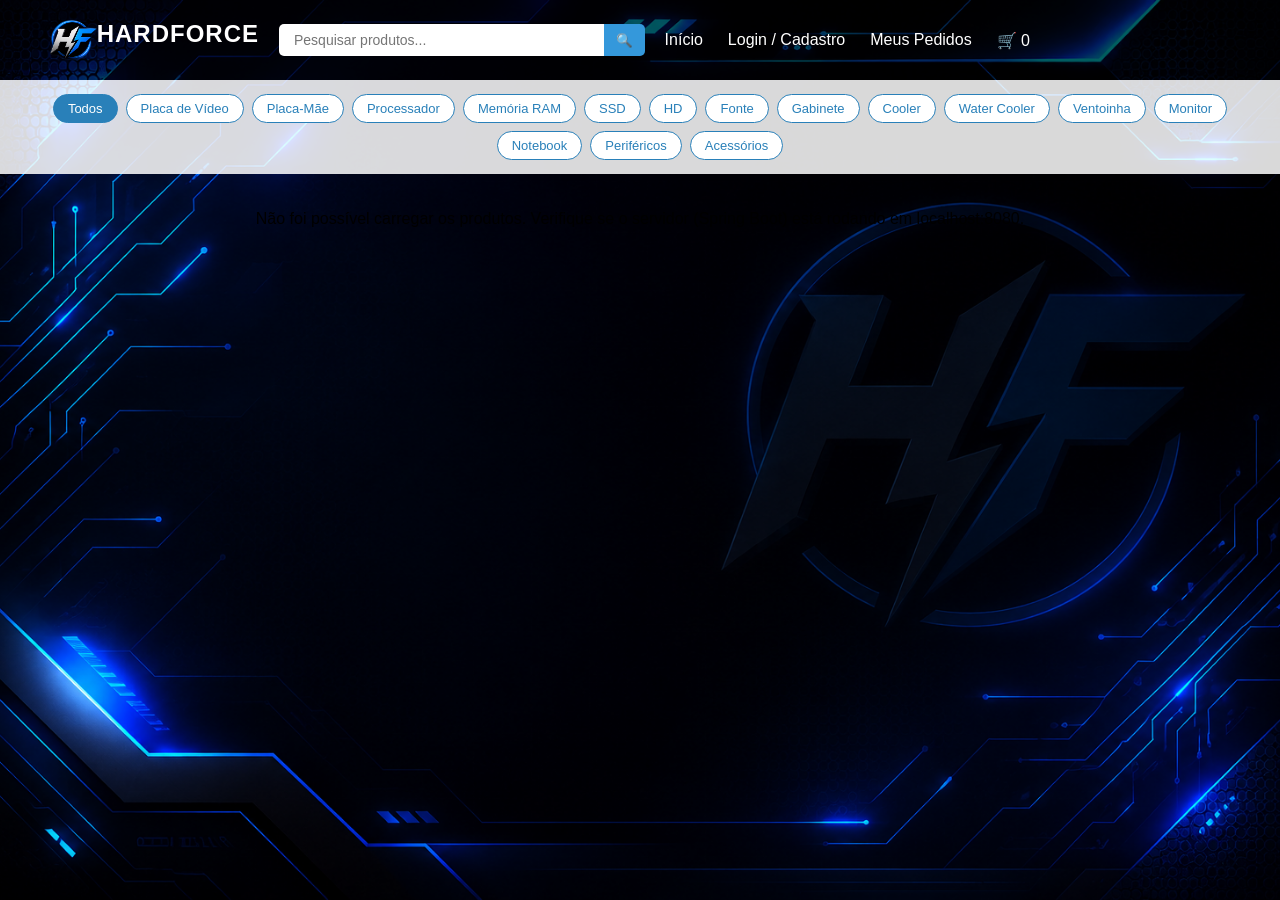
<file: Hardwareshop/Main/frontend/index.html>
<!DOCTYPE html>
<html lang="pt-br">

<head>
    <meta charset="UTF-8">
    <meta name="viewport" content="width=device-width, initial-scale=1.0">
    <title>Loja</title>
    <link rel="stylesheet" href="style.css">
</head>

<body>

<header>
    <nav class="navbar">
        <img src="imagens/hardforce.png" alt="Logo" class="logo">
        <div class="logo">HARDFORCE</div>
        <div class="search-box">
            <input type="text" id="input-busca" placeholder="Pesquisar produtos..."
                   onkeydown="if(event.key === 'Enter'){ event.preventDefault(); executarBusca(); }">
            <button type="button" onclick="executarBusca()">🔍</button>
        </div>
        <ul class="nav-links">
            <li><a href="index.html">Início</a></li>
            <li id="nav-auth"><a href="login.html">Login / Cadastro</a></li>
            <li><a href="pedidos.html">Meus Pedidos</a></li>
            <li>
                <a href="#" class="carrinho-icone" onclick="abrirCarrinho(); return false;">
                    🛒 <span id="contador-carrinho">0</span>
                </a>
            </li>
        </ul>
    </nav>
</header>

<div class="filtros-categoria" id="filtros-categoria"></div>

<div class="vitrine" id="vitrine">
    <p>Carregando produtos...</p>
</div>

<!-- ===================== MODAL: CARRINHO ===================== -->
<div class="modal-overlay hidden" id="carrinho-modal">
    <div class="modal-caixa">
        <div class="modal-cabecalho">
            <h2>Meu Carrinho</h2>
            <button class="btn-fechar" onclick="fecharCarrinho()">✕</button>
        </div>

        <div id="carrinho-corpo" class="carrinho-corpo">
            <p>Seu carrinho está vazio.</p>
        </div>

        <div class="cupom-area">
            <input type="text" id="input-cupom" placeholder="Código do cupom">
            <button onclick="aplicarCupom()">Aplicar</button>
        </div>

        <div id="carrinho-resumo" class="carrinho-resumo"></div>

        <button class="btn-acessar" id="btn-finalizar" onclick="abrirPagamento()">Finalizar Pedido</button>
    </div>
</div>

<!-- ===================== MODAL: PAGAMENTO ===================== -->
<div class="modal-overlay hidden" id="pagamento-modal">
    <div class="modal-caixa">
        <div class="modal-cabecalho">
            <h2>Pagamento</h2>
            <button class="btn-fechar" onclick="fecharPagamento()">✕</button>
        </div>

        <form id="form-pagamento" onsubmit="confirmarPagamento(event)">
            <div class="forma-pagamento-opcoes">
                <label>
                    <input type="radio" name="forma-pagamento" value="CARTAO_CREDITO" checked
                           onchange="alternarCamposPagamento()">
                    Cartão de Crédito
                </label>
                <label>
                    <input type="radio" name="forma-pagamento" value="PIX"
                           onchange="alternarCamposPagamento()">
                    Pix
                </label>
            </div>

            <div id="campos-cartao">
                <div class="input-group">
                    <label for="cartao-numero">Número do cartão (16 dígitos)</label>
                    <input type="text" id="cartao-numero" maxlength="16" placeholder="0000000000000000">
                </div>
                <div class="input-group">
                    <label for="cartao-cvv">CVV (3 dígitos)</label>
                    <input type="text" id="cartao-cvv" maxlength="3" placeholder="000">
                </div>
                <div class="input-group">
                    <label for="cartao-validade">Validade (MM/AA)</label>
                    <input type="text" id="cartao-validade" maxlength="5" placeholder="MM/AA">
                </div>
            </div>

            <button type="submit" class="btn-acessar">Confirmar Pagamento</button>
        </form>
    </div>
</div>

<!-- ===================== MODAL: CONFIRMAÇÃO ===================== -->
<div class="modal-overlay hidden" id="confirmacao-modal">
    <div class="modal-caixa">
        <div class="modal-cabecalho">
            <h2>Pedido Confirmado ✅</h2>
            <button class="btn-fechar" onclick="fecharConfirmacao()">✕</button>
        </div>
        <div id="confirmacao-corpo"></div>
    </div>
</div>

<script src="script.js"></script>

</body>
</html>
</file>
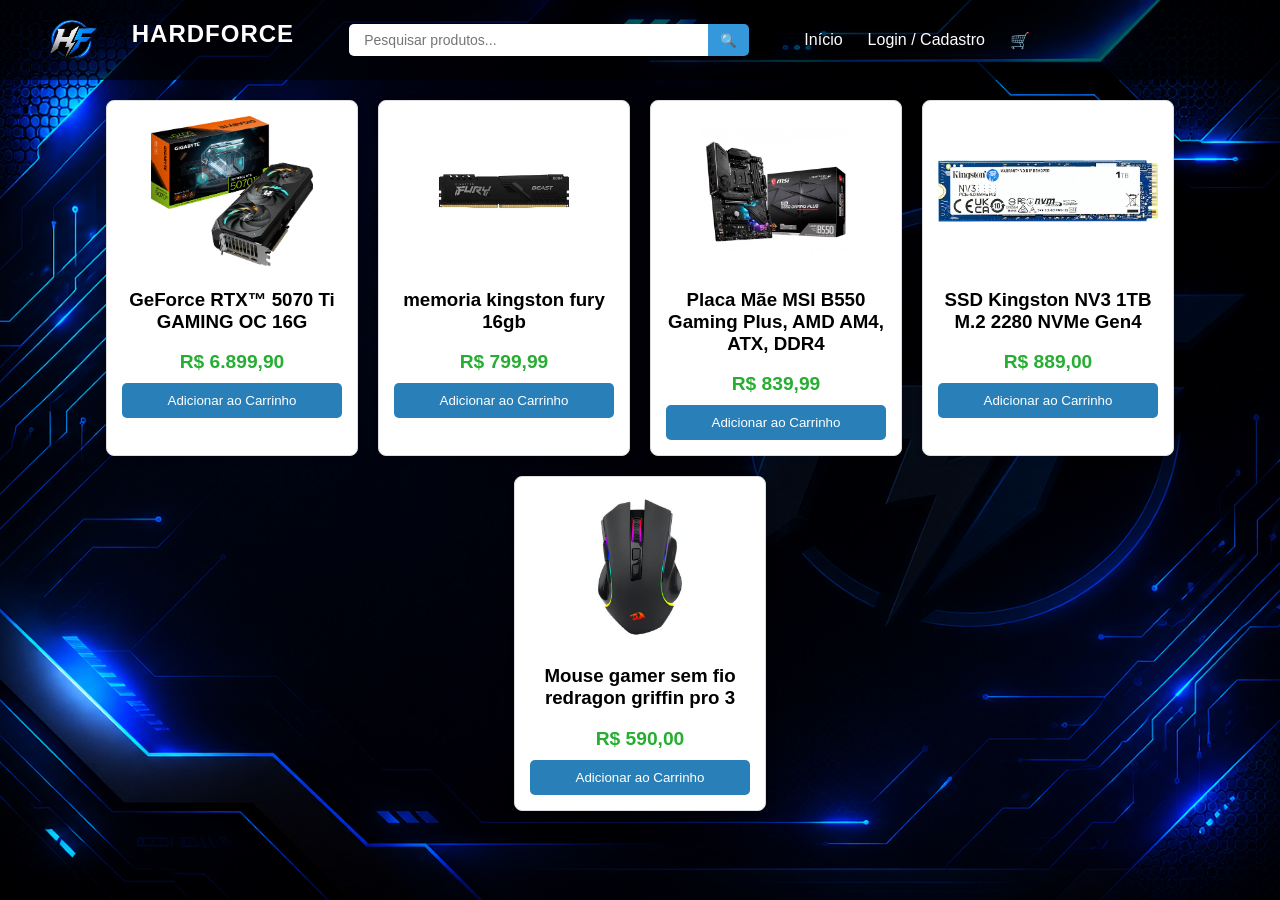
<file: out/production/E-Commerce/Main/frontend/index.html>
<!DOCTYPE html>
<html lang="pt-br">

<head>
    <meta charset="UTF-8">
    <meta name="viewport" content="width=device-width, initial-scale=1.0">
    <title>Loja</title>
    <link rel="stylesheet" href="style.css">
</head>

<body>

<header>
    <nav class="navbar">
        <img src="imagens/hardforce.png" alt="Logo" class="logo">
        <div class="logo">HARDFORCE</div>
        <div class="search-box">
            <input type="text" placeholder="Pesquisar produtos...">
            <button type="submit">🔍</button>
        </div>

        <ul class="nav-links">
            <li><a href="index.html">Início</a></li>
            <li><a href="login.html">Login / Cadastro</a></li>
            <li><a href="#" class="carrinho-icone">🛒</a></li>
        </ul>
    </nav>
</header>

<div class="vitrine">

    <!-- produto 1 -->
    <div class="produto-card">
        <img src="imagens\RTX 5070 TI.png" alt="produto 1">
        <h3>GeForce RTX™ 5070 Ti GAMING OC 16G</h3>
        <p class="preco">R$ 6.899,90</p>
        <button class="btn-comprar">Adicionar ao Carrinho</button>
    </div>

    <!-- produto 2 -->
    <div class="produto-card">
        <img src="imagens\memoria-kingston-fury-beast-16gb.webp" alt="produto 2">
        <h3>memoria kingston fury 16gb</h3>
        <p class="preco">R$ 799,99</p>
        <button class="btn-comprar">Adicionar ao Carrinho</button>
    </div>

    <!-- produto 3 -->
    <div class="produto-card">
        <img src="imagens\placa-mae-msi-b550.webp" alt="produto 3">
        <h3>Placa Mãe MSI B550 Gaming Plus, AMD AM4, ATX, DDR4</h3>
        <p class="preco">R$ 839,99</p>
        <button class="btn-comprar">Adicionar ao Carrinho</button>
    </div>

    <!-- produto 4-->
    <div class="produto-card">
        <img src="imagens\SSD Kingston NV3 1TB.jpg" alt="produto 4">
        <h3>SSD Kingston NV3 1TB M.2 2280 NVMe Gen4</h3>
        <p class="preco">R$ 889,00</p>
        <button class="btn-comprar">Adicionar ao Carrinho</button>
    </div>

    <!-- produto 5-->
    <div class="produto-card">
        <img src="imagens/Mouse gamer sem fio redragon griffin pro 3.png" alt="produto 5">
        <h3>Mouse gamer sem fio redragon griffin pro 3</h3>
        <p class="preco" > R$ 590,00</p>
        <button class="btn-comprar">Adicionar ao Carrinho</button>
    </div>

</div>

</body>

</html>
</file>
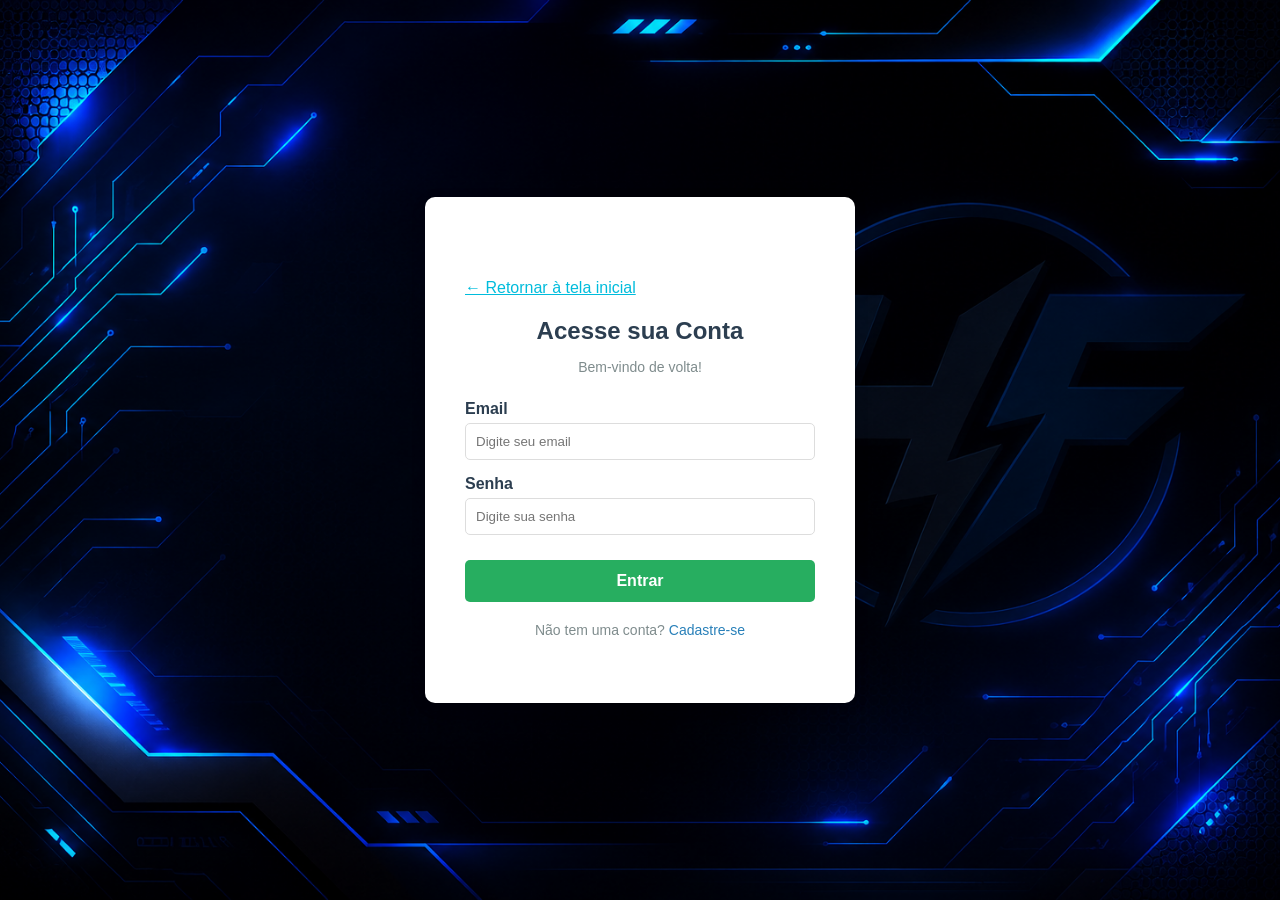
<file: Hardwareshop/Main/frontend/login.html>
<!DOCTYPE html>
<html lang="pt-br">

<head>
    <meta charset="UTF-8">
    <meta name="viewport" content="width=device-width, initial-scale=1.0">
    <title>Acesso - Minha Loja</title>
    <link rel="stylesheet" href="style.css">
    <style>
        .hidden { display: none; }
    </style>
</head>

<body class="body-login">

<div class="login-container">

    <p id="mensagem-erro" class="mensagem-erro"></p>

    <!-- FORMULÁRIO DE LOGIN -->
    <form class="login-form" id="form-login" onsubmit="fazerLogin(event)">
        <a class="botao-retornar" href="index.html">← Retornar à tela inicial</a>
        <h2>Acesse sua Conta</h2>
        <p>Bem-vindo de volta!</p>

        <div class="input-group">
            <label for="login-email">Email</label>
            <input type="email" id="login-email" placeholder="Digite seu email" required>
        </div>

        <div class="input-group">
            <label for="login-senha">Senha</label>
            <input type="password" id="login-senha" placeholder="Digite sua senha" required>
        </div>

        <button type="submit" class="btn-acessar" id="btn-login">Entrar</button>

        <div class="login-footer">
            <p>Não tem uma conta? <a href="#" onclick="toggleForm()">Cadastre-se</a></p>
        </div>
    </form>

    <!-- FORMULÁRIO DE CADASTRO -->
    <form class="login-form hidden" id="form-cadastro" onsubmit="fazerCadastro(event)">
        <h2>Crie sua Conta</h2>
        <p>Preencha os dados abaixo.</p>

        <div class="input-group">
            <label for="cad-nome">Nome Completo</label>
            <input type="text" id="cad-nome" placeholder="Seu nome completo" required>
        </div>

        <div class="input-group">
            <label for="cad-email">Email</label>
            <input type="email" id="cad-email" placeholder="exemplo@email.com" required>
        </div>

        <div class="input-group">
            <label for="cad-senha">Senha</label>
            <input type="password" id="cad-senha" placeholder="Mínimo 6 caracteres" required minlength="6">
        </div>

        <button type="submit" class="btn-acessar" id="btn-cadastro">Cadastrar</button>

        <div class="login-footer">
            <p>Já tem uma conta? <a href="#" onclick="toggleForm()">Faça Login</a></p>
            <a href="index.html">← Voltar para a Loja</a>
        </div>
    </form>

</div>

<script>

    const API = "http://localhost:8080";

    function toggleForm() {
        document.getElementById("form-login").classList.toggle("hidden");
        document.getElementById("form-cadastro").classList.toggle("hidden");
        limparErro();
    }

    function mostrarErro(mensagem) {
        document.getElementById("mensagem-erro").textContent = mensagem;
    }

    function limparErro() {
        document.getElementById("mensagem-erro").textContent = "";
    }

    async function fazerLogin(event) {
        event.preventDefault();
        limparErro();

        const email = document.getElementById("login-email").value;
        const senha = document.getElementById("login-senha").value;
        const botao = document.getElementById("btn-login");

        botao.disabled = true;
        botao.textContent = "Entrando...";

        try {
            const resposta = await fetch(`${API}/usuarios/login`, {
                method: "POST",
                headers: { "Content-Type": "application/json" },
                body: JSON.stringify({ email: email, senha: senha })
            });

            const dados = await resposta.json();

            if (!resposta.ok) {
                mostrarErro(dados.erro || "Não foi possível entrar.");
                return;
            }

            // guarda token + dados do usuário para o restante do site (em memória do navegador)
            localStorage.setItem("hardforce_sessao", JSON.stringify(dados));
            window.location.href = "index.html";
        } catch (erro) {
            mostrarErro("Não foi possível conectar ao servidor. Verifique se o backend está rodando em localhost:8080.");
        } finally {
            botao.disabled = false;
            botao.textContent = "Entrar";
        }
    }

    async function fazerCadastro(event) {
        event.preventDefault();
        limparErro();

        const nome  = document.getElementById("cad-nome").value;
        const email = document.getElementById("cad-email").value;
        const senha = document.getElementById("cad-senha").value;
        const botao = document.getElementById("btn-cadastro");

        botao.disabled = true;
        botao.textContent = "Cadastrando...";

        try {
            const resposta = await fetch(`${API}/usuarios/cadastro`, {
                method: "POST",
                headers: { "Content-Type": "application/json" },
                body: JSON.stringify({ nome: nome, email: email, senha: senha })
            });

            const dados = await resposta.json();

            if (!resposta.ok) {
                mostrarErro(dados.erro || "Não foi possível cadastrar.");
                return;
            }

            toggleForm();
            document.getElementById("login-email").value = email;
            document.getElementById("form-cadastro").reset();
            mostrarErro("Cadastro realizado! Agora faça login com seu e-mail e senha.");
        } catch (erro) {
            mostrarErro("Não foi possível conectar ao servidor. Verifique se o backend está rodando em localhost:8080.");
        } finally {
            botao.disabled = false;
            botao.textContent = "Cadastrar";
        }
    }

</script>

</body>
</html>
</file>
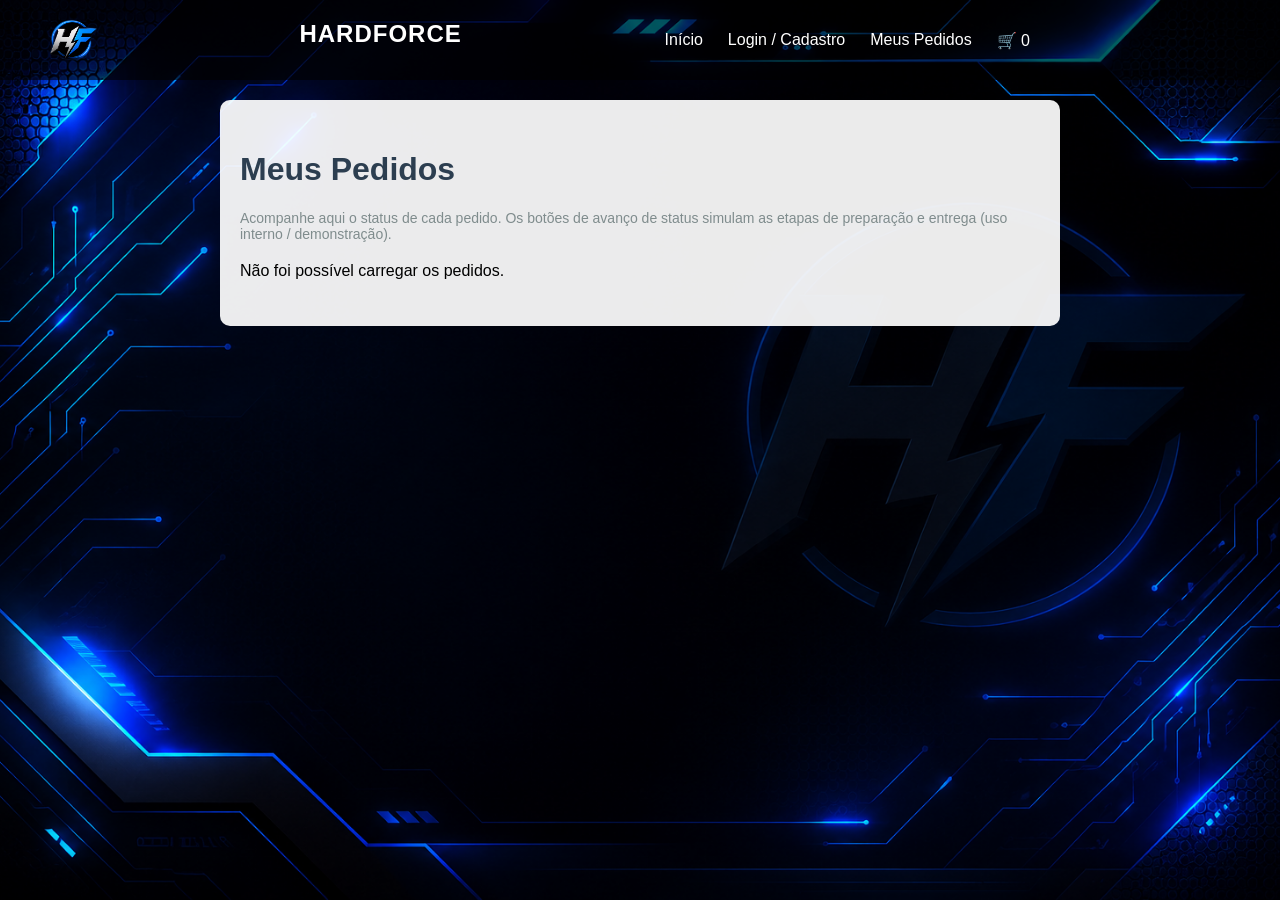
<file: Hardwareshop/Main/frontend/pedidos.html>
<!DOCTYPE html>
<html lang="pt-br">

<head>
    <meta charset="UTF-8">
    <meta name="viewport" content="width=device-width, initial-scale=1.0">
    <title>Meus Pedidos - Loja</title>
    <link rel="stylesheet" href="style.css">
</head>

<body>

<header>
    <nav class="navbar">
        <img src="imagens/hardforce.png" alt="Logo" class="logo">
        <div class="logo">HARDFORCE</div>
        <ul class="nav-links">
            <li><a href="index.html">Início</a></li>
            <li id="nav-auth"><a href="login.html">Login / Cadastro</a></li>
            <li><a href="pedidos.html">Meus Pedidos</a></li>
            <li>
                <a href="#" class="carrinho-icone" onclick="abrirCarrinho(); return false;">
                    🛒 <span id="contador-carrinho">0</span>
                </a>
            </li>
        </ul>
    </nav>
</header>

<div class="pedidos-container">
    <h1>Meus Pedidos</h1>
    <p class="pedidos-aviso">
        Acompanhe aqui o status de cada pedido. Os botões de avanço de status simulam
        as etapas de preparação e entrega (uso interno / demonstração).
    </p>
    <div id="lista-pedidos">
        <p>Carregando pedidos...</p>
    </div>
</div>

<!-- ===================== MODAL: CARRINHO (compartilhado com index.html) ===================== -->
<div class="modal-overlay hidden" id="carrinho-modal">
    <div class="modal-caixa">
        <div class="modal-cabecalho">
            <h2>Meu Carrinho</h2>
            <button class="btn-fechar" onclick="fecharCarrinho()">✕</button>
        </div>

        <div id="carrinho-corpo" class="carrinho-corpo">
            <p>Seu carrinho está vazio.</p>
        </div>

        <div class="cupom-area">
            <input type="text" id="input-cupom" placeholder="Código do cupom">
            <button onclick="aplicarCupom()">Aplicar</button>
        </div>

        <div id="carrinho-resumo" class="carrinho-resumo"></div>

        <button class="btn-acessar" id="btn-finalizar" onclick="abrirPagamento()">Finalizar Pedido</button>
    </div>
</div>

<!-- ===================== MODAL: PAGAMENTO ===================== -->
<div class="modal-overlay hidden" id="pagamento-modal">
    <div class="modal-caixa">
        <div class="modal-cabecalho">
            <h2>Pagamento</h2>
            <button class="btn-fechar" onclick="fecharPagamento()">✕</button>
        </div>

        <form id="form-pagamento" onsubmit="confirmarPagamento(event)">
            <div class="forma-pagamento-opcoes">
                <label>
                    <input type="radio" name="forma-pagamento" value="CARTAO_CREDITO" checked
                           onchange="alternarCamposPagamento()">
                    Cartão de Crédito
                </label>
                <label>
                    <input type="radio" name="forma-pagamento" value="PIX"
                           onchange="alternarCamposPagamento()">
                    Pix
                </label>
            </div>

            <div id="campos-cartao">
                <div class="input-group">
                    <label for="cartao-numero">Número do cartão (16 dígitos)</label>
                    <input type="text" id="cartao-numero" maxlength="16" placeholder="0000000000000000">
                </div>
                <div class="input-group">
                    <label for="cartao-cvv">CVV (3 dígitos)</label>
                    <input type="text" id="cartao-cvv" maxlength="3" placeholder="000">
                </div>
                <div class="input-group">
                    <label for="cartao-validade">Validade (MM/AA)</label>
                    <input type="text" id="cartao-validade" maxlength="5" placeholder="MM/AA">
                </div>
            </div>

            <button type="submit" class="btn-acessar">Confirmar Pagamento</button>
        </form>
    </div>
</div>

<!-- ===================== MODAL: CONFIRMAÇÃO ===================== -->
<div class="modal-overlay hidden" id="confirmacao-modal">
    <div class="modal-caixa">
        <div class="modal-cabecalho">
            <h2>Pedido Confirmado ✅</h2>
            <button class="btn-fechar" onclick="fecharConfirmacao()">✕</button>
        </div>
        <div id="confirmacao-corpo"></div>
    </div>
</div>

<script src="script.js"></script>

</body>
</html>
</file>
<file: Hardwareshop/Main/frontend/style.css>
body {
    background-image: url("imagens/fundo_HF.png");
    background-size: cover;
    background-position: center;
    background-repeat: no-repeat;
    background-attachment: fixed;
}

.navbar {
    display: flex;
    justify-content: space-between;
    align-items: center;
    padding: 20px 50px;
    background-color: rgb(0 0 0 / 0.62);
    color: white;
    font-family: sans-serif;
}

.logo {
    height: 40px;
    color: white;
    font-size: 24px;
    font-weight: bold;
    letter-spacing: 1px;
}

.nav-links {
    list-style: none;
    display: flex;
    align-items: center;
    gap: 25px;
    margin: 0;
    padding: 0;
    margin-right: 200px;
}

.nav-links a {
    color: white;
    text-decoration: none;
    font-size: 16px;
    transition: color 0.3s;
}

.nav-links a:hover {
    color: #3498db;
}

body {
    margin: 0;
    padding-top: 0;
}

.vitrine {
    display: flex;
    gap: 20px;
    flex-wrap: wrap;
    justify-content: center;
    font-family: sans-serif;
    padding: 20px;
}

.produto-card {
    border: 1px solid #ddd;
    border-radius: 8px;
    padding: 15px;
    width: 220px;
    text-align: center;
    box-shadow: 2px 2px 10px rgba(0, 0, 0, 0.1);
    background-color: rgb(255 255 255);
    flex-direction: column;
    justify-content: space-between;
}

.estoque {
    color: red;
}

.produto-card img {
    max-width: 100%;
    height: 150px;
    object-fit: contain;
    border-radius: 4px;
}

.preco {
    color: #27ae32;
    font-weight: bold;
    font-size: 1.2em;
    margin: 10px 0;
}

.btn-comprar {
    background-color: #2980b9;
    color: white;
    border: none;
    padding: 10px 15px;
    border-radius: 5px;
    cursor: pointer;
    width: 100%;
    transition: background 0.3s;
}

.btn-comprar:hover {
    background-color: #3498db;
}

.btn-comprar:disabled {
    background-color: #95a5a6;
    cursor: not-allowed;
}

/* página de Login */
.botao-retornar{
    margin-bottom: 5px;
    color: #00bcdc;
    text-align: center;
    }

.body-login {
    background-color: #f4f7f6;
    display: flex;
    justify-content: center;
    align-items: center;
    height: 100vh;
    margin: 0;
    font-family: sans-serif;
}

.login-container {
    background-color: white;
    padding: 40px;
    border-radius: 10px;
    box-shadow: 0 4px 15px rgba(0, 0, 0, 0.1);
    width: 100%;
    max-width: 350px;
}

.login-form h2 {
    margin-bottom: 5px;
    color: #2c3e50;
    text-align: center;
}

.login-form p {
    text-align: center;
    color: #7f8c8d;
    font-size: 14px;
    margin-bottom: 25px;
}

.input-group {
    margin-bottom: 15px;
    text-align: left;
}

.input-group label {
    display: block;
    margin-bottom: 5px;
    color: #2c3e50;
    font-weight: bold;
}

.input-group input {
    width: 100%;
    padding: 10px;
    border: 1px solid #ddd;
    border-radius: 5px;
    box-sizing: border-box;
}

.btn-acessar {
    background-color: #27ae60;
    color: white;
    border: none;
    padding: 12px;
    width: 100%;
    border-radius: 5px;
    cursor: pointer;
    font-size: 16px;
    font-weight: bold;
    margin-top: 10px;
}

.btn-acessar:hover {
    background-color: #219150;
}

.btn-acessar:disabled {
    background-color: #95a5a6;
    cursor: not-allowed;
}

.login-footer {
    margin-top: 20px;
    text-align: center;
    font-size: 13px;
}

.login-footer a {
    color: #2980b9;
    text-decoration: none;
}

.search-box {
    display: flex;
    flex: 1;
    max-width: 400px;
    margin: 0 20px;
}

.search-box input {
    width: 100%;
    padding: 8px 15px;
    border: none;
    border-radius: 5px 0 0 5px;
    outline: none;
    font-size: 14px;
}

.search-box button {
    padding: 8px 12px;
    background-color: #3498db;
    border: none;
    color: white;
    cursor: pointer;
    border-radius: 0 5px 5px 0;
    transition: background 0.3s;
}

.search-box button:hover {
    background-color: #2980b9;
}

@media (max-width: 600px) {
    .search-box {
        display: none;
    }
}

.carrinho-icone {
    position: relative;
}

/* ===================== MODAIS (carrinho / pagamento / confirmação) ===================== */

.modal-overlay {
    position: fixed;
    top: 0;
    left: 0;
    width: 100%;
    height: 100%;
    background: rgba(0, 0, 0, 0.55);
    display: flex;
    align-items: center;
    justify-content: center;
    z-index: 1000;
    font-family: sans-serif;
}

.modal-overlay.hidden {
    display: none;
}

.modal-caixa {
    background: white;
    border-radius: 10px;
    padding: 25px;
    width: 100%;
    max-width: 420px;
    max-height: 85vh;
    overflow-y: auto;
    box-shadow: 0 4px 20px rgba(0, 0, 0, 0.2);
}

.modal-cabecalho {
    display: flex;
    justify-content: space-between;
    align-items: center;
    margin-bottom: 15px;
}

.modal-cabecalho h2 {
    margin: 0;
    color: #2c3e50;
}

.btn-fechar {
    background: none;
    border: none;
    font-size: 18px;
    cursor: pointer;
    color: #7f8c8d;
}

.btn-link {
    background: none;
    border: none;
    color: #2980b9;
    cursor: pointer;
    text-decoration: underline;
    font-size: 13px;
    padding: 0;
    margin-left: 6px;
}

/* ===================== CARRINHO ===================== */

.carrinho-corpo {
    max-height: 280px;
    overflow-y: auto;
    margin-bottom: 10px;
}

.carrinho-item {
    display: flex;
    align-items: center;
    justify-content: space-between;
    gap: 8px;
    padding: 8px 0;
    border-bottom: 1px solid #eee;
    font-size: 14px;
}

.carrinho-item-nome {
    flex: 1;
}

.carrinho-item-qtd {
    display: flex;
    align-items: center;
    gap: 6px;
}

.carrinho-item-qtd button {
    width: 24px;
    height: 24px;
    border: 1px solid #ddd;
    background: #f4f7f6;
    border-radius: 4px;
    cursor: pointer;
}

.carrinho-item-preco {
    min-width: 80px;
    text-align: right;
    color: #27ae32;
    font-weight: bold;
}

.btn-remover {
    background: none;
    border: none;
    color: #e74c3c;
    cursor: pointer;
    font-size: 14px;
}

.cupom-area {
    display: flex;
    gap: 8px;
    margin: 10px 0;
}

.cupom-area input {
    flex: 1;
    padding: 8px;
    border: 1px solid #ddd;
    border-radius: 5px;
}

.cupom-area button {
    background-color: #2980b9;
    color: white;
    border: none;
    padding: 8px 14px;
    border-radius: 5px;
    cursor: pointer;
}

.carrinho-resumo p {
    margin: 4px 0;
    font-size: 14px;
    color: #2c3e50;
}

.carrinho-resumo .carrinho-total {
    font-size: 17px;
    font-weight: bold;
    color: #27ae32;
}

.cupom-info {
    font-size: 13px;
    color: #7f8c8d;
}

/* ===================== PAGAMENTO ===================== */

.forma-pagamento-opcoes {
    display: flex;
    gap: 20px;
    margin-bottom: 15px;
    font-size: 14px;
}

#campos-cartao.hidden {
    display: none;
}

/* ===================== PEDIDOS / STATUS ===================== */

.pedidos-container {
    max-width: 800px;
    margin: 0 auto;
    padding: 30px 20px;
    font-family: sans-serif;
    background: rgba(255, 255, 255, 0.92);
    border-radius: 10px;
    margin-top: 20px;
    margin-bottom: 40px;
}

.pedidos-container h1 {
    color: #2c3e50;
}

.pedidos-aviso {
    color: #7f8c8d;
    font-size: 14px;
    margin-bottom: 20px;
}

.pedido-card {
    border: 1px solid #ddd;
    border-radius: 8px;
    padding: 16px;
    margin-bottom: 16px;
    background: white;
    box-shadow: 1px 1px 6px rgba(0, 0, 0, 0.08);
}

.pedido-cabecalho {
    display: flex;
    justify-content: space-between;
    align-items: center;
    margin-bottom: 8px;
}

.pedido-cabecalho h3 {
    margin: 0;
    color: #2c3e50;
}

.pedido-card ul {
    margin: 8px 0;
    padding-left: 18px;
    font-size: 14px;
    color: #34495e;
}

.pedido-total {
    font-weight: bold;
    color: #27ae32;
}

.pedido-acoes {
    display: flex;
    gap: 10px;
    margin-top: 10px;
}

.pedido-acoes button {
    background-color: #2980b9;
    color: white;
    border: none;
    padding: 8px 12px;
    border-radius: 5px;
    cursor: pointer;
    font-size: 13px;
}

.pedido-acoes button:hover {
    background-color: #3498db;
}

.btn-cancelar {
    background-color: #e74c3c !important;
}

.btn-cancelar:hover {
    background-color: #c0392b !important;
}

.status-badge {
    display: inline-block;
    padding: 4px 10px;
    border-radius: 12px;
    font-size: 12px;
    font-weight: bold;
    color: white;
}

.status-AGUARDANDO_PAGAMENTO { background-color: #f39c12; }
.status-PAGO                 { background-color: #2980b9; }
.status-EM_PREPARACAO        { background-color: #8e44ad; }
.status-ENVIADO              { background-color: #16a085; }
.status-ENTREGUE             { background-color: #27ae60; }
.status-CANCELADO            { background-color: #e74c3c; }

/* ===================== BUSCA + FILTRO DE CATEGORIA ===================== */

.filtros-categoria {
    display: flex;
    flex-wrap: wrap;
    gap: 8px;
    justify-content: center;
    padding: 14px 20px;
    background: rgba(255, 255, 255, 0.85);
    font-family: sans-serif;
}

.filtro-botao {
    border: 1px solid #2980b9;
    background: white;
    color: #2980b9;
    padding: 6px 14px;
    border-radius: 20px;
    font-size: 13px;
    cursor: pointer;
    transition: background 0.2s, color 0.2s;
}

.filtro-botao:hover {
    background: #eaf4fb;
}

.filtro-botao.ativo {
    background: #2980b9;
    color: white;
}

.categoria-badge {
    display: inline-block;
    align-self: flex-start;
    background-color: #34495e;
    color: white;
    font-size: 11px;
    padding: 3px 8px;
    border-radius: 10px;
    margin-bottom: 6px;
}

/* ===================== LOGIN: mensagens de erro/aviso ===================== */

.mensagem-erro {
    color: #e74c3c;
    text-align: center;
    font-size: 14px;
    min-height: 18px;
    margin-bottom: 10px;
}

/* ===================== NAV: usuário logado ===================== */

.saudacao {
    color: white;
    margin-right: 6px;
}
</file>
<file: out/production/E-Commerce/Main/frontend/style.css>
body {
    background-image: url("imagens/fundo_HF.png");
    background-size: cover;
    background-position: center;
    background-repeat: no-repeat;
    background-attachment: fixed;
}

.navbar {
    display: flex;
    justify-content: space-between;
    align-items: center;
    padding: 20px 50px;
    background-color: rgb(0 0 0 / 0.62);
    color: white;
    font-family: sans-serif;
}

.logo {
    height: 40px;
    color: white;
    font-size: 24px;
    font-weight: bold;
    letter-spacing: 1px;
}

.nav-links {
    list-style: none;
    display: flex;
    align-items: center;
    gap: 25px;
    margin: 0;
    padding: 0;
    margin-right: 200px;
}

.nav-links a {
    color: white;
    text-decoration: none;
    font-size: 16px;
    transition: color 0.3s;
}

.nav-links a:hover {
    color: #3498db;
}

body {
    margin: 0;
    padding-top: 0;
}

.vitrine {
    display: flex;
    gap: 20px;
    flex-wrap: wrap;
    justify-content: center;
    font-family: sans-serif;
    padding: 20px;
}

.produto-card {
    border: 1px solid #ddd;
    border-radius: 8px;
    padding: 15px;
    width: 220px;
    text-align: center;
    box-shadow: 2px 2px 10px rgba(0, 0, 0, 0.1);
    background-color: rgb(255 255 255);
    flex-direction: column;
    justify-content: space-between;
}

.produto-card img {
    max-width: 100%;
    height: 150px;
    object-fit: contain;
    border-radius: 4px;
}

.preco {
    color: #27ae32;
    font-weight: bold;
    font-size: 1.2em;
    margin: 10px 0;
}

.btn-comprar {
    background-color: #2980b9;
    color: white;
    border: none;
    padding: 10px 15px;
    border-radius: 5px;
    cursor: pointer;
    width: 100%;
    transition: background 0.3s;
}

.btn-comprar:hover {
    background-color: #3498db;
}

/* página de Login */
.body-login {
    background-color: #f4f7f6;
    display: flex;
    justify-content: center;
    align-items: center;
    height: 100vh;
    margin: 0;
    font-family: sans-serif;
}

.login-container {
    background-color: white;
    padding: 40px;
    border-radius: 10px;
    box-shadow: 0 4px 15px rgba(0, 0, 0, 0.1);
    width: 100%;
    max-width: 350px;
}

.login-form h2 {
    margin-bottom: 5px;
    color: #2c3e50;
    text-align: center;
}

.login-form p {
    text-align: center;
    color: #7f8c8d;
    font-size: 14px;
    margin-bottom: 25px;
}

.input-group {
    margin-bottom: 15px;
    text-align: left;
}

.input-group label {
    display: block;
    margin-bottom: 5px;
    color: #2c3e50;
    font-weight: bold;
}

.input-group input {
    width: 100%;
    padding: 10px;
    border: 1px solid #ddd;
    border-radius: 5px;
    box-sizing: border-box;
}

.btn-acessar {
    background-color: #27ae60;
    color: white;
    border: none;
    padding: 12px;
    width: 100%;
    border-radius: 5px;
    cursor: pointer;
    font-size: 16px;
    font-weight: bold;
    margin-top: 10px;
}

.btn-acessar:hover {
    background-color: #219150;
}

.login-footer {
    margin-top: 20px;
    text-align: center;
    font-size: 13px;
}

.login-footer a {
    color: #2980b9;
    text-decoration: none;
}

.search-box {
    display: flex;
    flex: 1;
    max-width: 400px;
    margin: 0 20px;
}

.search-box input {
    width: 100%;
    padding: 8px 15px;
    border: none;
    border-radius: 5px 0 0 5px;
    outline: none;
    font-size: 14px;
}

.search-box button {
    padding: 8px 12px;
    background-color: #3498db;
    border: none;
    color: white;
    cursor: pointer;
    border-radius: 0 5px 5px 0;
    transition: background 0.3s;
}

.search-box button:hover {
    background-color: #2980b9;
}

@media (max-width: 600px) {
    .search-box {
        display: none;
    }
}
</file>
